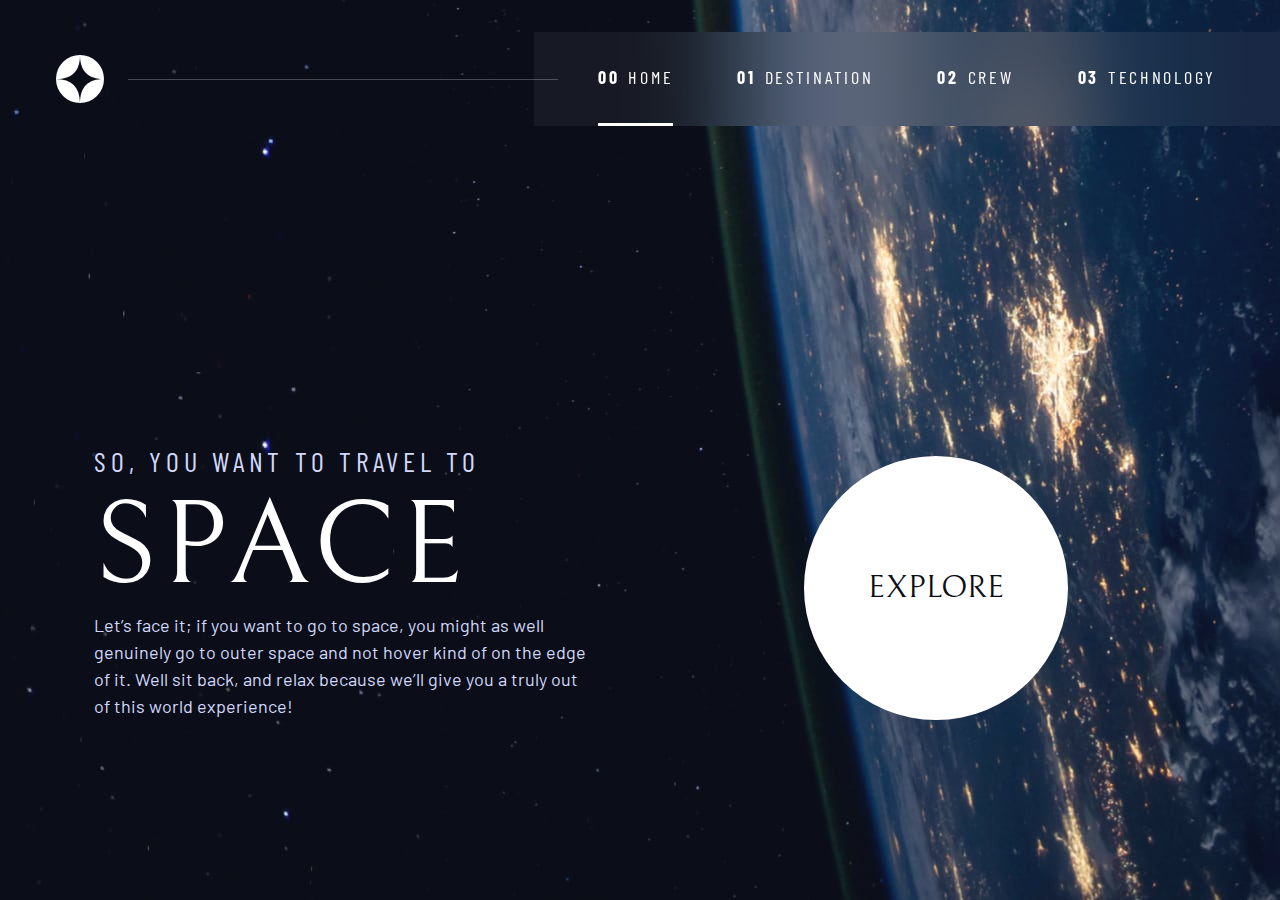
<file: index.html>
<!DOCTYPE html>
<html lang="en">
<head>
  <meta charset="UTF-8">
  <meta name="viewport" content="width=device-width, initial-scale=1.0">

  <link rel="icon" type="image/png" sizes="32x32" href="./assets/favicon-32x32.png">

  <!-- Google fonts -->
  <link rel="preconnect" href="https://fonts.googleapis.com">
  <link rel="preconnect" href="https://fonts.gstatic.com" crossorigin>
  <link href="https://fonts.googleapis.com/css2?family=Barlow+Condensed:wght@400;700&family=Bellefair&family=Barlow:wght@400;700&display=swap"
      rel="stylesheet">
      
  <!-- Our custom CSS -->
  <link rel="stylesheet" href="./css/index.css">
  <title>Frontend Mentor | Space tourism website</title>

</head>

<body class="home">
<a class="skip-to-content" href="#main">Skip to content</a>
<header class="primary-header flex">
    <div>
        <img class="logo" src="./assets/shared/logo.svg" alt="space tourism logo">  
    </div>
    <button class="mobile-nav-toggle" aria-controls="primary-navigation"><span class="sr-only" aria-expanded="false">Menu</span></button>
    <nav>
        <ul id="primary-navigation" data-visible="false" class="primary-navigation underline-indicators flex">
            <li class="active"><a class="ff-sans-cond uppercase text-white letter-spacing-2" href="index.html"><span aria-hidden="true">00</span>Home</a>
            <li><a class="ff-sans-cond uppercase text-white letter-spacing-2" href="destination.html"><span aria-hidden="true">01</span>Destination</a>
            <li><a class="ff-sans-cond uppercase text-white letter-spacing-2" href="crew.html"><span aria-hidden="true">02</span>Crew</a>
            <li><a class="ff-sans-cond uppercase text-white letter-spacing-2" href="technology.html"><span aria-hidden="true">03</span>Technology</a>
        </ul>
    </nav>
  </header>


  <main id="main" class="grid-container grid-container--home flow"> 
    <div>
    <h1 class="uppercase text-light ff-sans-cond fs-500 letter-spacing-1"> So, you want to travel to
        <span class="d-block fs-900 ff-serif text-white"> Space </span></h1> 
    <p> Let’s face it; if you want to go to space, you might as well genuinely go to 
        outer space and not hover kind of on the edge of it. Well sit back, and relax 
        because we’ll give you a truly out of this world experience! </p>
    </div>
    <div>
        <a href="destination.html" class="large-button bg-white text-dark ff-serif uppercase">Explore</a>
    </div>
</main>
 
  <script src="navigation.js" charset="utf-8"></script>
</body>
</html>
</file>
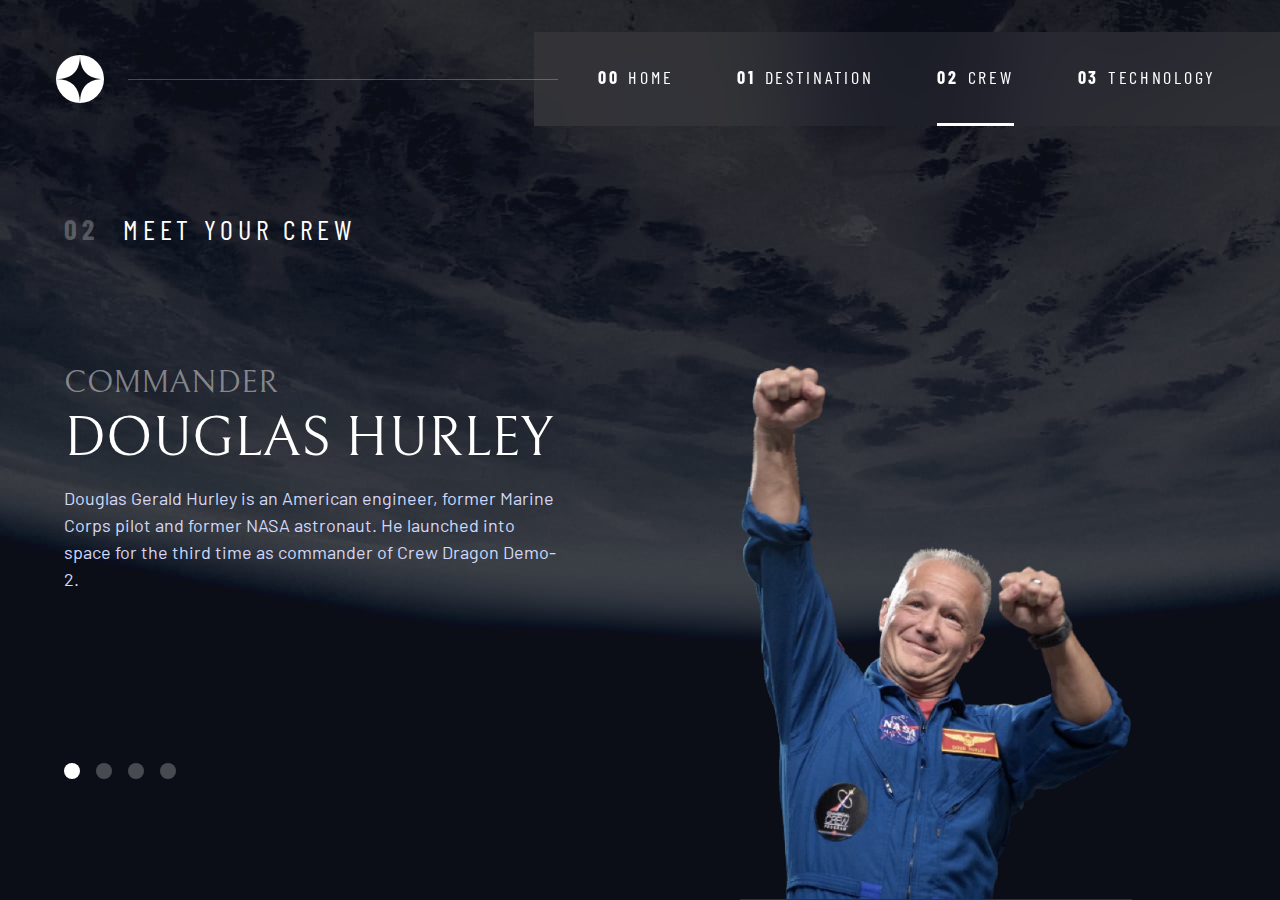
<file: crew.html>
<!DOCTYPE html>
<html lang="en">

<head>
  <meta charset="UTF-8">
  <meta name="viewport" content="width=device-width, initial-scale=1.0">

  <link rel="icon" type="image/png" sizes="32x32" href="./assets/favicon-32x32.png">

  <!-- Google fonts -->
  <link rel="preconnect" href="https://fonts.googleapis.com">
  <link rel="preconnect" href="https://fonts.gstatic.com" crossorigin>
  <link
    href="https://fonts.googleapis.com/css2?family=Barlow+Condensed:wght@400;700&family=Bellefair&family=Barlow:wght@400;700&display=swap"
    rel="stylesheet">

  <!-- Our custom CSS -->
  <link rel="stylesheet" href="./css/index.css">
  <title>Frontend Mentor | Space tourism website</title>

</head>

<body class="crew">
  <a class="skip-to-content" href="#main">Skip to content</a>
  <header class="primary-header flex">
    <div>
        <img class="logo" src="./assets/shared/logo.svg" alt="space tourism logo">  
    </div>
    <button class="mobile-nav-toggle" aria-controls="primary-navigation"><span class="sr-only" aria-expanded="false">Menu</span></button>
    <nav>
        <ul id="primary-navigation" data-visible="false" class="primary-navigation underline-indicators flex">
            <li><a class="ff-sans-cond uppercase text-white letter-spacing-2" href="index.html"><span aria-hidden="true">00</span>Home</a>
            <li><a class="ff-sans-cond uppercase text-white letter-spacing-2" href="destination.html"><span aria-hidden="true">01</span>Destination</a>
            <li class="active"><a class="ff-sans-cond uppercase text-white letter-spacing-2" href="crew.html"><span aria-hidden="true">02</span>Crew</a>
            <li><a class="ff-sans-cond uppercase text-white letter-spacing-2" href="technology.html"><span aria-hidden="true">03</span>Technology</a>
        </ul>
    </nav>
  </header>

  <main id="main" class="grid-container grid-container--crew flow">
    <h1 class="numbered-title"><span aria-hidden="true">02</span> Meet your crew </h1>

    <picture id="commander-image">
      <source srcset="./assets/crew/image-douglas-hurley.webp" type="image/webp">
      <img src="./assets/crew/image-douglas-hurley.png" alt="commander douglas hurley">
    </picture>
    <picture hidden id="engineer-image">
      <source srcset="./assets/crew/image-anousheh-ansari.webp" type="image/webp">
      <img src="./assets/crew/image-anousheh-ansari.png" alt="The crew engineer">
    </picture>
    <picture hidden id="pilot-image">
      <source srcset="./assets/crew/image-victor-glover.webp" type="image/webp">
      <img src="./assets/crew/image-victor-glover.png" alt="The pilot">
    </picture>
    <picture hidden id="specialist-image" style="max-width: 60%">
      <source srcset="./assets/crew/image-mark-shuttleworth.webp" type="image/webp">
      <img src="./assets/crew/image-mark-shuttleworth.png" alt="The mission specialist">
    </picture>
    

    <div class="dot-indicators flex" role="tablist" aria-label="crew list">
      <button aria-selected="true" role="tab" aria-controls="commander-tab" tabindex="0" data-image="commander-image"><span class="sr-only">The commander</span></button>
      <button aria-selected="false" role="tab" aria-controls="engineer-tab" tabindex="-1" data-image="engineer-image"><span class="sr-only">The crew engineer</span></button>
      <button aria-selected="false" role="tab" aria-controls="pilot-tab" tabindex="-1" data-image="pilot-image"><span class="sr-only">The pilot</span></button>
      <button aria-selected="false" role="tab" aria-controls="specialist-tab" tabindex="-1" data-image="specialist-image"><span class="sr-only">The mission specialist</span></button>
    </div>

     <!-- The commander -->
    <article class="crew-info" id="commander-tab" tabindex="0" role="tabpanel">
      <h2 class="ff-serif fs-600 uppercase">Commander</h2>
      <h1 class="d-block ff-serif fs-700 uppercase">Douglas Hurley</h1>

      <p>
        Douglas Gerald Hurley is an American engineer, former Marine Corps pilot
        and former NASA astronaut. He launched into space for the third time as
        commander of Crew Dragon Demo-2.
      </p>
    </article>

    <!-- The engineer -->
    <article hidden class="crew-info" id="engineer-tab" tabindex="0" role="tabpanel">
      <h2 class="ff-serif fs-600 uppercase">Flight Engineer</h2>
      <h1 class="d-block ff-serif fs-700 uppercase">Anousheh Ansari</h1>

      <p>
        Anousheh Ansari is an Iranian American engineer and co-founder of Prodea Systems. 
        Ansari was the fourth self-funded space tourist, the first self-funded woman to 
        fly to the ISS, and the first Iranian in space. 
      </p>
    </article>

    <!-- The pilot -->
    <article hidden class="crew-info" id="pilot-tab" tabindex="0" role="tabpanel">
      <h2 class="ff-serif fs-600 uppercase">Pilot</h2>
      <h1 class="d-block ff-serif fs-700 uppercase">Victor Glover</h1>

      <p>
        Pilot on the first operational flight of the SpaceX Crew Dragon to the 
        International Space Station. Glover is a commander in the U.S. Navy where 
         he pilots an F/A-18.He was a crew member of Expedition 64, and served as a 
        station systems flight engineer.
      </p>
    </article>

    <!-- The mission specialist -->
    <article hidden class="crew-info" id="specialist-tab" tabindex="0" role="tabpanel">
      <h2 class="ff-serif fs-600 uppercase">Mission specialist</h2>
      <h1 class="d-block ff-serif fs-700 uppercase">Mark Shuttleworth</h1>

      <p>
        Mark Richard Shuttleworth is the founder and CEO of Canonical, the company behind 
        the Linux-based Ubuntu operating system. Shuttleworth became the first South 
        African to travel to space as a space tourist.
      </p>
    </article>


  </main>
  <script src="tabs.js" charset="utf-8"></script>
  <script src="navigation.js" charset="utf-8"></script>
</body>

</html>
</file>
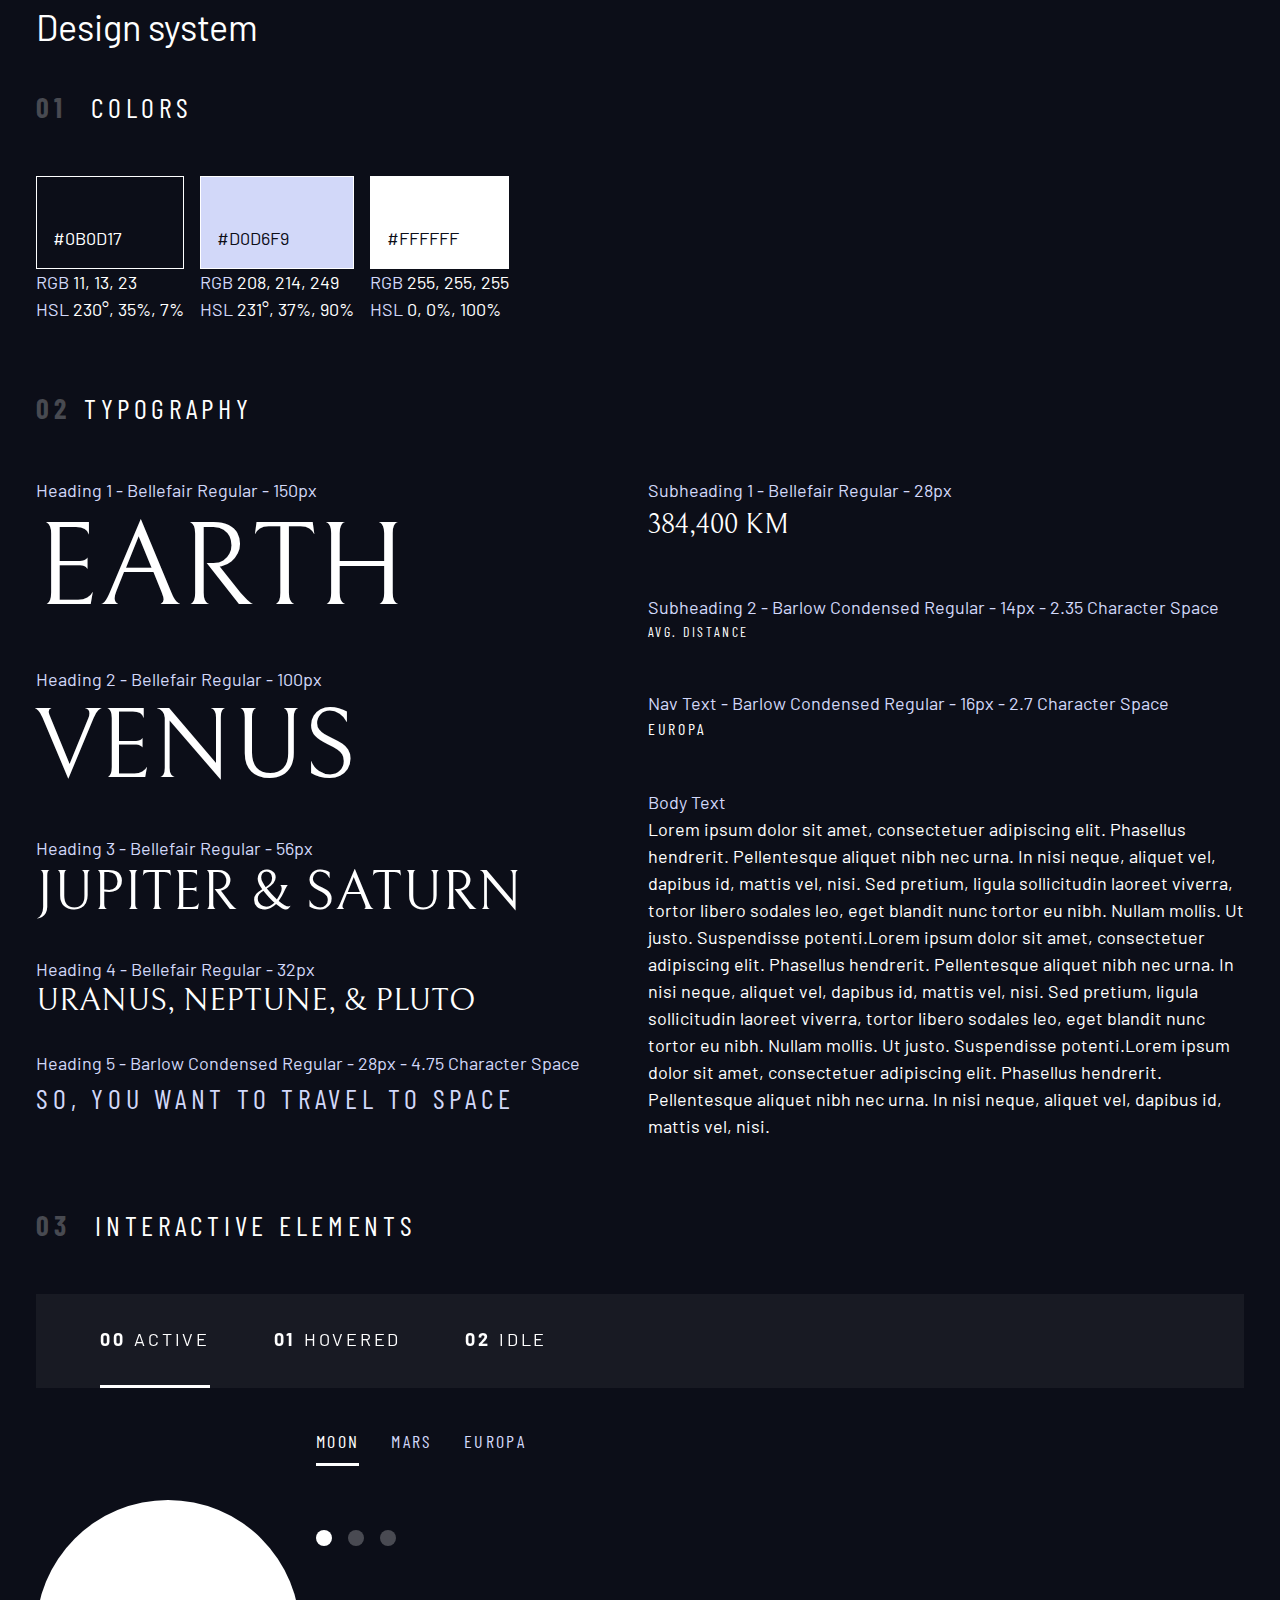
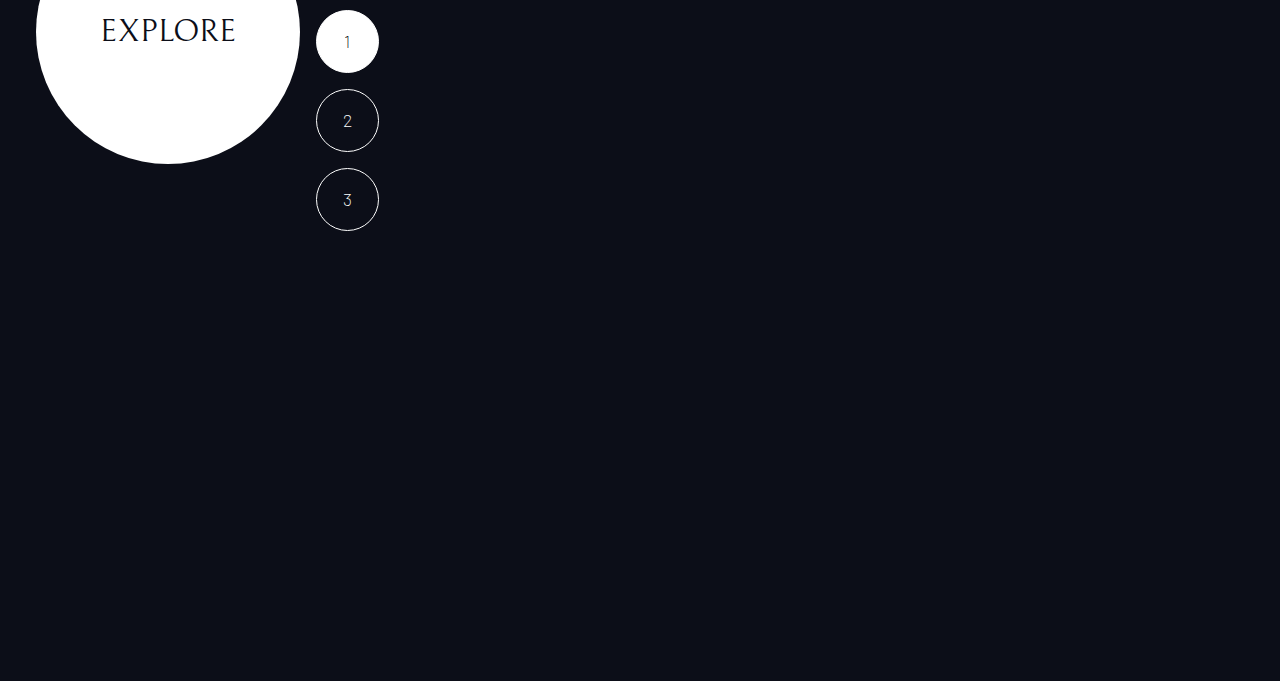
<file: design-system.html>
<html>
    <head>

         <!-- Google fonts -->
         <link rel="preconnect" href="https://fonts.googleapis.com">
         <link rel="preconnect" href="https://fonts.gstatic.com" crossorigin>
         <link href="https://fonts.googleapis.com/css2?family=Barlow+Condensed:wght@400;700&family=Bellefair&family=Barlow:wght@400;700&display=swap"
             rel="stylesheet">
             
        <link rel="stylesheet" href="./css/index.css">
        <title>Design system</title>
        <style>
            
        </style>
    </head>
    <body>
        
        <div class="container">
            <h1>Design system</h1>
            
            <section id="colors">
                <h2 class="numbered-title"><span>01</span> colors</h2>
            <div class="flex">
                <div class="item">
                    <div class="bg-dark text-white" style="padding: 3rem 1rem 1rem; border: 1px solid white">
                        #0B0D17
                    </div>
                    <p><span class="text-light">RGB</span> 11, 13, 23</p>
                    <p><span class="text-light">HSL</span> 230°, 35%, 7%</p>
                </div>
                <div class="item">
                    <div class="bg-light text-dark" style="padding: 3rem 1rem 1rem; border: 1px solid white">
                        #D0D6F9
                    </div>
                    <p><span class="text-light">RGB</span> 208, 214, 249</p>
                    <p><span class="text-light">HSL</span> 231°, 37%, 90%</p>
                </div>
                <div class="item">
                    <div class="bg-white text-dark" style="padding: 3rem 1rem 1rem; border: 1px solid white">
                        #FFFFFF
                    </div>
                    <p><span class="text-light">RGB</span> 255, 255, 255</p>
                    <p><span class="text-light">HSL</span> 0, 0%, 100%</p>
                </div>
            </div>
            </section>

            <section id="typography"  style="margin: 4rem 0">
                <h2 class="numbered-title"><span>02</span>Typography</h2>
                <div class="flex">
                    <div class="flow" style="flex-basis: 100%; --flow-space: 2rem;">
                        <div> 
                            <p class="text-light">Heading 1 - Bellefair Regular - 150px</p>
                            <p class="fs-900 ff-serif uppercase">Earth</p>
                        </div>
                        <div> 
                            <p class="text-light">Heading 2 - Bellefair Regular - 100px</p>
                            <p class="fs-800 ff-serif uppercase">Venus</p>
                        </div>
                        <div> 
                            <p class="text-light">Heading 3 - Bellefair Regular - 56px</p>
                            <p class="fs-700 ff-serif uppercase">Jupiter & Saturn</p>
                        </div>
                        <div> 
                            <p class="text-light">Heading 4 - Bellefair Regular - 32px</p>
                            <p class="fs-600 ff-serif uppercase">Uranus, Neptune, & Pluto</p>
                        </div>
                        <div> 
                            <p class="text-light">Heading 5 - Barlow Condensed Regular - 28px - 4.75 Character Space</p>
                            <p class="text-light fs-500 ff-sans-cond uppercase letter-spacing-1">So, you want to travel to space</p>
                        </div>
                    
                    </div>
                    
                    <div class="flow" style="flex-basis: 100%; --flow-space: 3rem;">
                        <div> 
                            <p class="text-light">Subheading 1 - Bellefair Regular - 28px</p>
                            <p class="fs-500 ff-serif uppercase">384,400 km</p>
                        </div>
                        <div> 
                            <p class="text-light">Subheading 2 - Barlow Condensed Regular - 14px - 2.35 Character Space</p>
                            <p class="fs-200 ff-sans-cond uppercase letter-spacing-3">Avg. Distance</p>
                        </div>
                        <div> 
                            <p class="text-light">Nav Text - Barlow Condensed Regular - 16px - 2.7 Character Space</p>
                            <p class="fs-300 ff-sans-cond uppercase letter-spacing-2">Europa</p>
                        </div>
                        <div> 
                            <p class="text-light">Body Text</p>
                            <p>Lorem ipsum dolor sit amet, consectetuer adipiscing elit. Phasellus hendrerit. Pellentesque aliquet nibh nec urna. In nisi neque, aliquet vel, dapibus id, mattis vel, nisi. Sed pretium, ligula sollicitudin laoreet viverra, tortor libero sodales leo, eget blandit nunc tortor eu nibh. Nullam mollis. Ut justo. Suspendisse potenti.Lorem ipsum dolor sit amet, consectetuer adipiscing elit. Phasellus hendrerit. Pellentesque aliquet nibh nec urna. In nisi neque, aliquet vel, dapibus id, mattis vel, nisi. Sed pretium, ligula sollicitudin laoreet viverra, tortor libero sodales leo, eget blandit nunc tortor eu nibh. Nullam mollis. Ut justo. Suspendisse potenti.Lorem ipsum dolor sit amet, consectetuer adipiscing elit. Phasellus hendrerit. Pellentesque aliquet nibh nec urna. In nisi neque, aliquet vel, dapibus id, mattis vel, nisi. </p>
                        </div>
                    </div>
                </div>
            </section>

            <section class="flow" id="interactive-elements">
                <h2 class="numbered-title"><span>03</span> Interactive elements</h2>
                
                <!-- navigation -->
                <div>
                    <nav>
                        <ul class="primary-navigation flex underline-indicators">
                            <li class="active"><a class="uppercase text-white letter-spacing-2" 
                                href="#"><span>00</span>Active</a>
                            <li><a class="uppercase text-white letter-spacing-2" 
                                href="#"><span>01</span>Hovered</a>
                            <li><a class="uppercase text-white letter-spacing-2" 
                                href="#"><span>02</span>Idle</a>
                        </ul>
                    </nav>
                </div>
                
                <div class="flex">
                    <div style="margin-top: 5rem">

                        <!-- explore button -->
                        <a href="#" class="large-button bg-white text-dark fs-600 ff-serif uppercase">Explore</a>
                    </div>
                    
                    <div class="flow" style="margin-bottom: 50vh; --flow-space: 4rem">

                        <!-- Tabs -->
                        <div class="tab-list flex underline-indicators">
                            <button aria-selected="true" class="ff-sans-cond uppercase letter-spacing-3 text-light">Moon</button>
                            <button aria-selected="false" class="ff-sans-cond uppercase letter-spacing-3 text-light">Mars</button>
                            <button aria-selected="false" class="ff-sans-cond uppercase letter-spacing-3 text-light">Europa</button>
                        </div>
                        
                        <!-- Dots -->
                        <div class="dot-indicators flex">
                            <button aria-selected="true"><span class="sr-only">Slide title</span></button>
                            <button aria-selected="false"><span class="sr-only">Slide title</span></button>
                            <button aria-selected="false"><span class="sr-only">Slide title</span></button>
                        </div>
                        
                        <!-- Numbers -->
                        <div class="number-indicators flex" style="flex-direction: column">
                            <button class="bg-dark text-white fs-400" aria-selected="true"><span>1</span></button>
                            <button class="bg-dark text-white fs-400" aria-selected="false"><span>2</span></button>
                            <button class="bg-dark text-white fs-400" aria-selected="false"><span>3</span></button>
                        </div>
                        
                    </div>
                </div>
                
            </section>
        </div>
        
        <!-- <script src="index.pack.js"></script> -->
    </body>
</html>
</file>
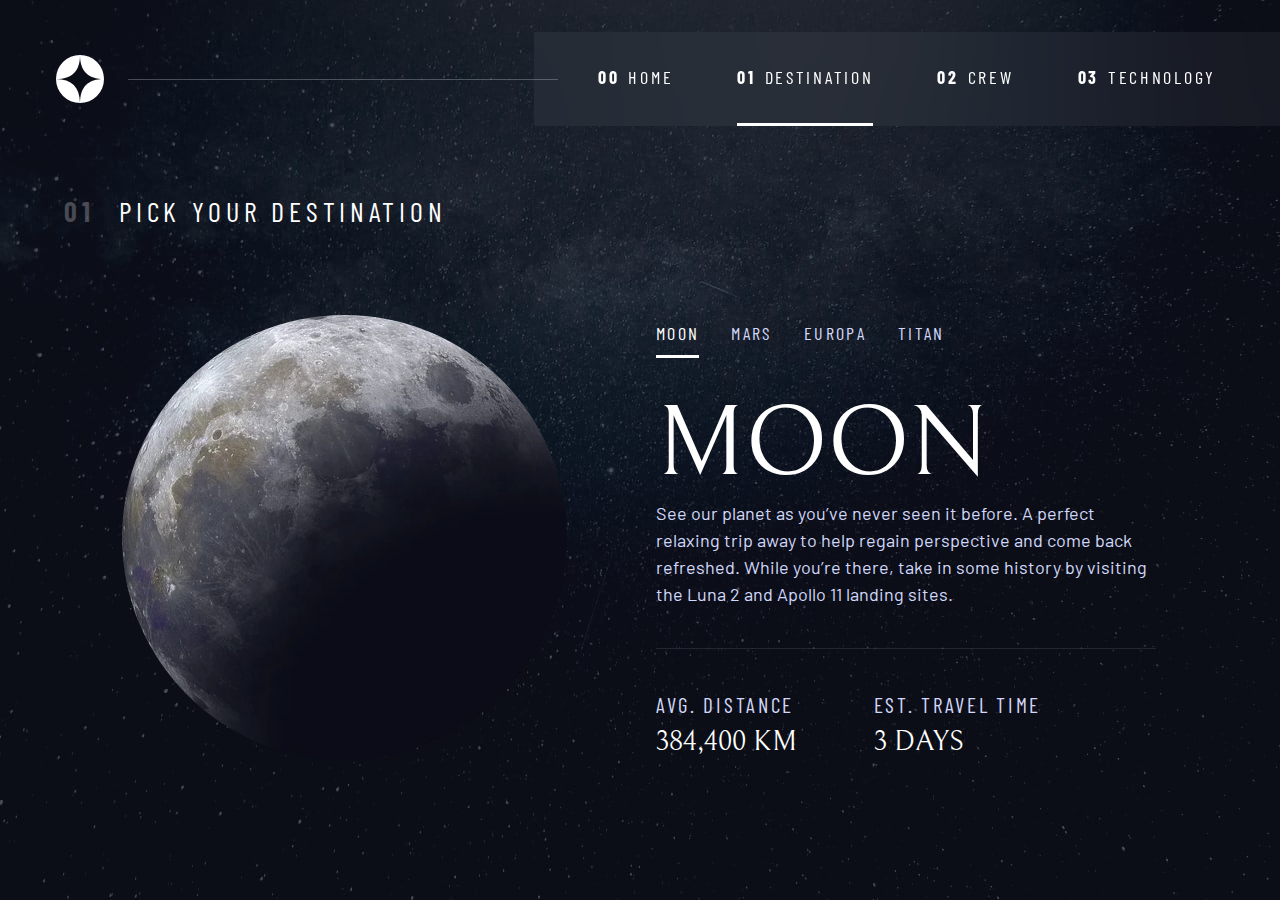
<file: destination.html>
<!DOCTYPE html>
<html lang="en">

<head>
  <meta charset="UTF-8">
  <meta name="viewport" content="width=device-width, initial-scale=1.0">

  <link rel="icon" type="image/png" sizes="32x32" href="./assets/favicon-32x32.png">

  <!-- Google fonts -->
  <link rel="preconnect" href="https://fonts.googleapis.com">
  <link rel="preconnect" href="https://fonts.gstatic.com" crossorigin>
  <link
    href="https://fonts.googleapis.com/css2?family=Barlow+Condensed:wght@400;700&family=Bellefair&family=Barlow:wght@400;700&display=swap"
    rel="stylesheet">

  <!-- Our custom CSS -->
  <link rel="stylesheet" href="./css/index.css">
  <title>Frontend Mentor | Space tourism website</title>

</head>

<body class="destination">
  <a class="skip-to-content" href="#main">Skip to content</a>
  <header class="primary-header flex">
    <div>
      <img class="logo" src="./assets/shared/logo.svg" alt="space tourism logo">
    </div>
    <button class="mobile-nav-toggle" aria-controls="primary-navigation"><span class="sr-only"
        aria-expanded="false">Menu</span></button>
    <nav>
      <ul id="primary-navigation" data-visible="false" class="primary-navigation underline-indicators flex">
        <li><a class="ff-sans-cond uppercase text-white letter-spacing-2" href="index.html"><span
              aria-hidden="true">00</span>Home</a>
        <li class="active"><a class="ff-sans-cond uppercase text-white letter-spacing-2" href="destination.html"><span
              aria-hidden="true">01</span>Destination</a>
        <li><a class="ff-sans-cond uppercase text-white letter-spacing-2" href="crew.html"><span
              aria-hidden="true">02</span>Crew</a>
        <li><a class="ff-sans-cond uppercase text-white letter-spacing-2" href="technology.html"><span
              aria-hidden="true">03</span>Technology</a>
      </ul>
    </nav>
  </header>

  <main id="main" class="grid-container grid-container--destination flow">
    <h1 class="numbered-title"><span aria-hidden="true">01</span> Pick your destination</h1>

    <picture id="moon-image">
      <source srcset="./assets/destination/image-moon.webp" type="image/webp">
      <img src="./assets/destination/image-moon.png" alt="the moon">
    </picture>
    <picture hidden id="mars-image">
      <source srcset="./assets/destination/image-mars.webp" type="image/webp">
      <img src="./assets/destination/image-mars.png" alt="the planet mars">
    </picture>
    <picture hidden id="europa-image">
      <source srcset="./assets/destination/image-europa.webp" type="image/webp">
      <img src="./assets/destination/image-europa.png" alt="the moon Europa">
    </picture>
    <picture hidden id="titan-image">
      <source srcset="./assets/destination/image-titan.webp" type="image/webp">
      <img src="./assets/destination/image-titan.png" alt="the moon Titan">
    </picture>


    <div class="tab-list flex underline-indicators" role="tablist" aria-label="destination list">
      <button aria-selected="true" role="tab" aria-controls="moon-tab" class="ff-sans-cond uppercase letter-spacing-3 text-light" tabindex="0" data-image="moon-image">Moon</button>
      <button aria-selected="false" role="tab" aria-controls="mars-tab" class="ff-sans-cond uppercase letter-spacing-3 text-light" tabindex="-1" data-image="mars-image">Mars</button>
      <button aria-selected="false" role="tab" aria-controls="europa-tab" class="ff-sans-cond uppercase letter-spacing-3 text-light" tabindex="-1" data-image="europa-image">Europa</button>
      <button aria-selected="false" role="tab" aria-controls="titan-tab" class="ff-sans-cond uppercase letter-spacing-3 text-light" tabindex="-1" data-image="titan-image">Titan</button>
    </div>

    <!-- The moon -->
    <article class="destination-info" id="moon-tab" tabindex="0" role="tabpanel">
      <h1 class="d-block uppercase fs-800 ff-serif text-white">Moon</h1>

        <p>See our planet as you’ve never seen it before. A perfect relaxing trip away to help
          regain perspective and come back refreshed. While you’re there, take in some history
          by visiting the Luna 2 and Apollo 11 landing sites.</p>

      <div class="destination-meta flex">
        <div>
          <h3 class="ff-sans-cond uppercase letter-spacing-2 text-light">Avg. distance</h3>
           <p class="uppercase ff-serif text-white">384,400 km</p>
         </div>
         <div>
          <h3 class="ff-sans-cond uppercase letter-spacing-2 text-light">Est. travel time</h3>
          <p class="uppercase ff-serif text-white">3 days</p>
        </div>

      </div>
    </article>

    <!-- Mars -->
    <article hidden class="destination-info" id="mars-tab" tabindex="0" role="tabpanel">
      <h1 class="d-block uppercase fs-800 ff-serif text-white">Mars</h1>

        <p>Don’t forget to pack your hiking boots. You’ll need them to tackle Olympus Mons, 
          the tallest planetary mountain in our solar system. It’s two and a half times 
          the size of Everest!</p>

      <div class="destination-meta flex">
        <div>
          <h3 class="ff-sans-cond uppercase letter-spacing-2 text-light">Avg. distance</h3>
           <p class="uppercase ff-serif text-white">225 mil. km</p>
         </div>
         <div>
          <h3 class="ff-sans-cond uppercase letter-spacing-2 text-light">Est. travel time</h3>
          <p class="uppercase ff-serif text-white">9 months</p>
        </div>

      </div>
    </article>

    <!-- Europa -->
    <article hidden class="destination-info" id="europa-tab" tabindex="0" role="tabpanel">
      <h1 class="d-block uppercase fs-800 ff-serif text-white">Europa</h1>

        <p>The smallest of the four Galilean moons orbiting Jupiter, Europa is a 
          winter lover’s dream. With an icy surface, it’s perfect for a bit of 
          ice skating, curling, hockey, or simple relaxation in your snug 
          wintery cabin.</p>

      <div class="destination-meta flex">
        <div>
          <h3 class="ff-sans-cond uppercase letter-spacing-2 text-light">Avg. distance</h3>
           <p class="uppercase ff-serif text-white"> 628 mil. km</p>
         </div>
         <div>
          <h3 class="ff-sans-cond uppercase letter-spacing-2 text-light">Est. travel time</h3>
          <p class="uppercase ff-serif text-white">3 years</p>
        </div>

      </div>
    </article>

    <!-- Titan -->
    <article hidden class="destination-info" id="titan-tab" tabindex="0" role="tabpanel">
      <h1 class="d-block uppercase fs-800 ff-serif text-white">Titan</h1>

        <p>The only moon known to have a dense atmosphere other than Earth, Titan 
          is a home away from home (just a few hundred degrees colder!). As a 
          bonus, you get striking views of the Rings of Saturn.</p>

      <div class="destination-meta flex">
        <div>
          <h3 class="ff-sans-cond uppercase letter-spacing-2 text-light">Avg. distance</h3>
           <p class="uppercase ff-serif text-white">1.6 bil. km</p>
         </div>
         <div>
          <h3 class="ff-sans-cond uppercase letter-spacing-2 text-light">Est. travel time</h3>
          <p class="uppercase ff-serif text-white">7 years</p>
        </div>

      </div>
    </article>

  </main>

  <script src="tabs.js" charset="utf-8"></script>
  <script src="navigation.js" charset="utf-8"></script>

</body>

</html>
</file>
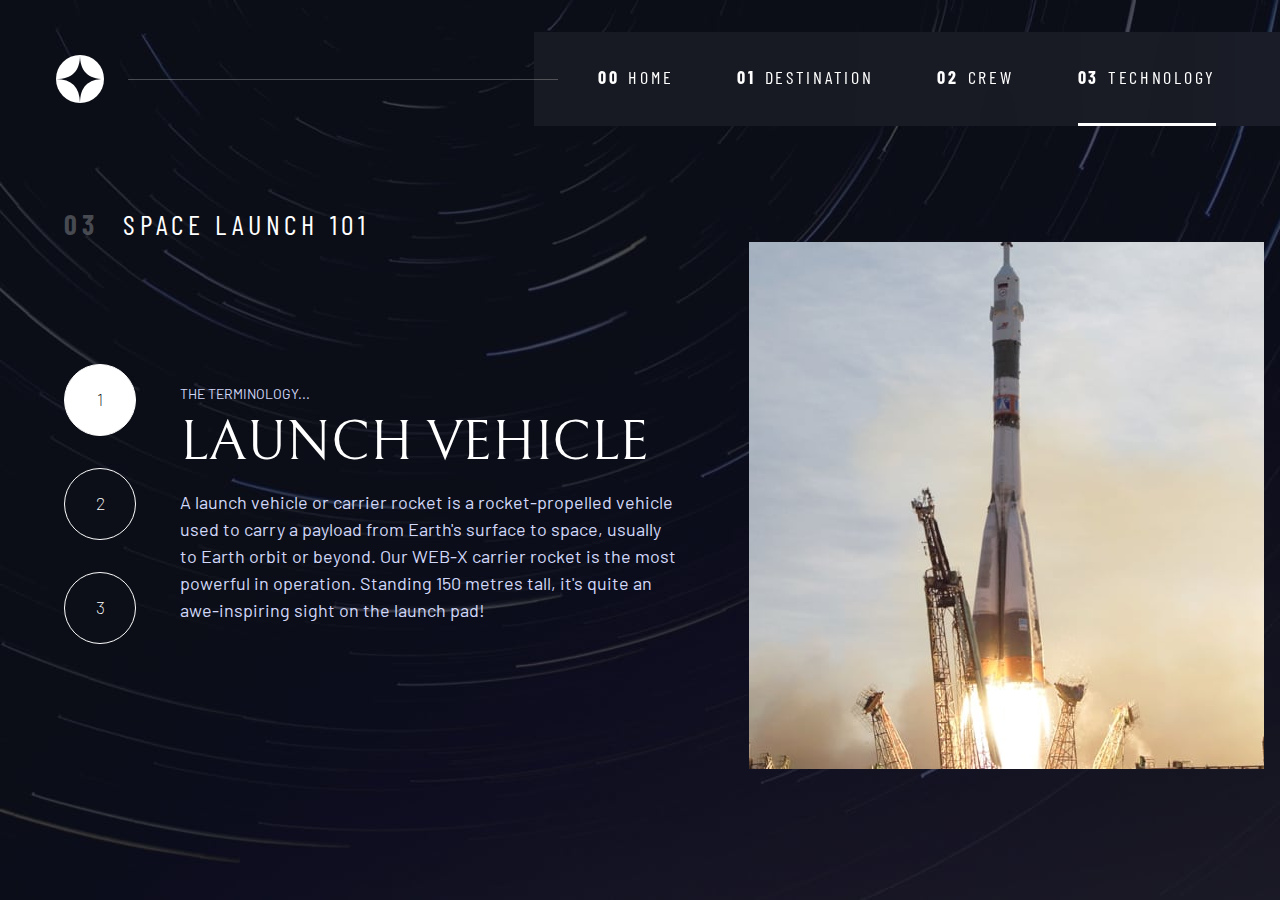
<file: technology.html>
<!DOCTYPE html>
<html lang="en">

<head>
  <meta charset="UTF-8">
  <meta name="viewport" content="width=device-width, initial-scale=1.0">

  <link rel="icon" type="image/png" sizes="32x32" href="./assets/favicon-32x32.png">

  <!-- Google fonts -->
  <link rel="preconnect" href="https://fonts.googleapis.com">
  <link rel="preconnect" href="https://fonts.gstatic.com" crossorigin>
  <link
    href="https://fonts.googleapis.com/css2?family=Barlow+Condensed:wght@400;700&family=Bellefair&family=Barlow:wght@400;700&display=swap"
    rel="stylesheet">

  <!-- Our custom CSS -->
  <link rel="stylesheet" href="./css/index.css">
  <title>Frontend Mentor | Space tourism website</title>

</head>

<body class="technology">
  <a class="skip-to-content" href="#main">Skip to content</a>
  <header class="primary-header flex">
    <div>
      <img class="logo" src="./assets/shared/logo.svg" alt="space tourism logo">
    </div>
    <button class="mobile-nav-toggle" aria-controls="primary-navigation"><span class="sr-only"
        aria-expanded="false">Menu</span></button>
    <nav>
      <ul id="primary-navigation" data-visible="false" class="primary-navigation underline-indicators flex">
        <li><a class="ff-sans-cond uppercase text-white letter-spacing-2" href="index.html"><span
              aria-hidden="true">00</span>Home</a>
        <li><a class="ff-sans-cond uppercase text-white letter-spacing-2" href="destination.html"><span
              aria-hidden="true">01</span>Destination</a>
        <li><a class="ff-sans-cond uppercase text-white letter-spacing-2" href="crew.html"><span
              aria-hidden="true">02</span>Crew</a>
        <li class="active"><a class="ff-sans-cond uppercase text-white letter-spacing-2" href="technology.html"><span
              aria-hidden="true">03</span>Technology</a>
      </ul>
    </nav>
  </header>

  <main id="main" class="grid-container grid-container--technology flow">
    <h1 class="numbered-title"><span aria-hidden="true">03</span> Space launch 101</h1>

    <picture id="vehicle-image">
      <source media="(min-width: 45em)" srcset="./assets/technology/image-launch-vehicle-portrait.jpg">
      <img src="./assets/technology/image-launch-vehicle-landscape.jpg" alt="vehicle">
    </picture>
    <picture hidden id="capsule-image">
      <source media="(min-width: 45em)" srcset="./assets/technology/image-space-capsule-portrait.jpg">
      <img src="./assets/technology/image-space-capsule-landscape.jpg" alt="capsule">
    </picture>
    <picture hidden id="spaceport-image">
      <source media="(min-width: 45em)" srcset="./assets/technology/image-spaceport-portrait.jpg">
      <img src="./assets/technology/image-spaceport-landscape.jpg" alt="spaceport">
    </picture>


    <div class="number-indicators flex" role="tablist" aria-label="technology list">
      <button role="tab" aria-controls="vehicle-tab" tabindex="0" data-image="vehicle-image"
        class="bg-dark text-white fs-400" aria-selected="true"><span>1</span></button>
      <button role="tab" aria-controls="capsule-tab" tabindex="-1" data-image="capsule-image"
        class="bg-dark text-white fs-400" aria-selected="false"><span>2</span></button>
      <button role="tab" aria-controls="spaceport-tab" tabindex="-1" data-image="spaceport-image"
        class="bg-dark text-white fs-400" aria-selected="false"><span>3</span></button>
    </div>

    <!-- Launch vehicle -->

    <article class="tech-info" id="vehicle-tab" tabindex="0" role="tabpanel">
      <h2 class="ff-serif-cond fs-200 text-light uppercase">The terminology...</h2>
      <h1 class="d-block ff-serif fs-700 uppercase">Launch vehicle</h1>

      <p>
        A launch vehicle or carrier rocket is a rocket-propelled vehicle used to carry a
        payload from Earth's surface to space, usually to Earth orbit or beyond. Our
        WEB-X carrier rocket is the most powerful in operation. Standing 150 metres tall,
        it's quite an awe-inspiring sight on the launch pad!
      </p>
    </article>

    <!-- Capsule -->

    <article hidden class="tech-info" id="capsule-tab" tabindex="0" role="tabpanel">
      <h2 class="ff-serif-cond fs-200 text-light uppercase">The terminology...</h2>
      <h1 class="d-block ff-serif fs-700 uppercase">Space capsule</h1>

      <p>
        A space capsule is an often-crewed spacecraft that uses a blunt-body reentry 
  capsule to reenter the Earth's atmosphere without wings. Our capsule is where 
  you'll spend your time during the flight. It includes a space gym, cinema, 
  and plenty of other activities to keep you entertained.
      </p>
    </article>

    <!-- Spaceport -->

    <article hidden class="tech-info" id="spaceport-tab" tabindex="0" role="tabpanel">
      <h2 class="ff-serif-cond fs-200 text-light uppercase">The terminology...</h2>
      <h1 class="d-block ff-serif fs-700 uppercase">Spaceport</h1>

      <p>
        A spaceport or cosmodrome is a site for launching (or receiving) spacecraft, 
        by analogy to the seaport for ships or airport for aircraft. Based in the 
        famous Cape Canaveral, our spaceport is ideally situated to take advantage 
        of the Earth’s rotation for launch.
      </p>
    </article>

  </main>

  <script src="tabs.js" charset="utf-8"></script>
  <script src="navigation.js" charset="utf-8"></script>
</body>

</html>
</file>
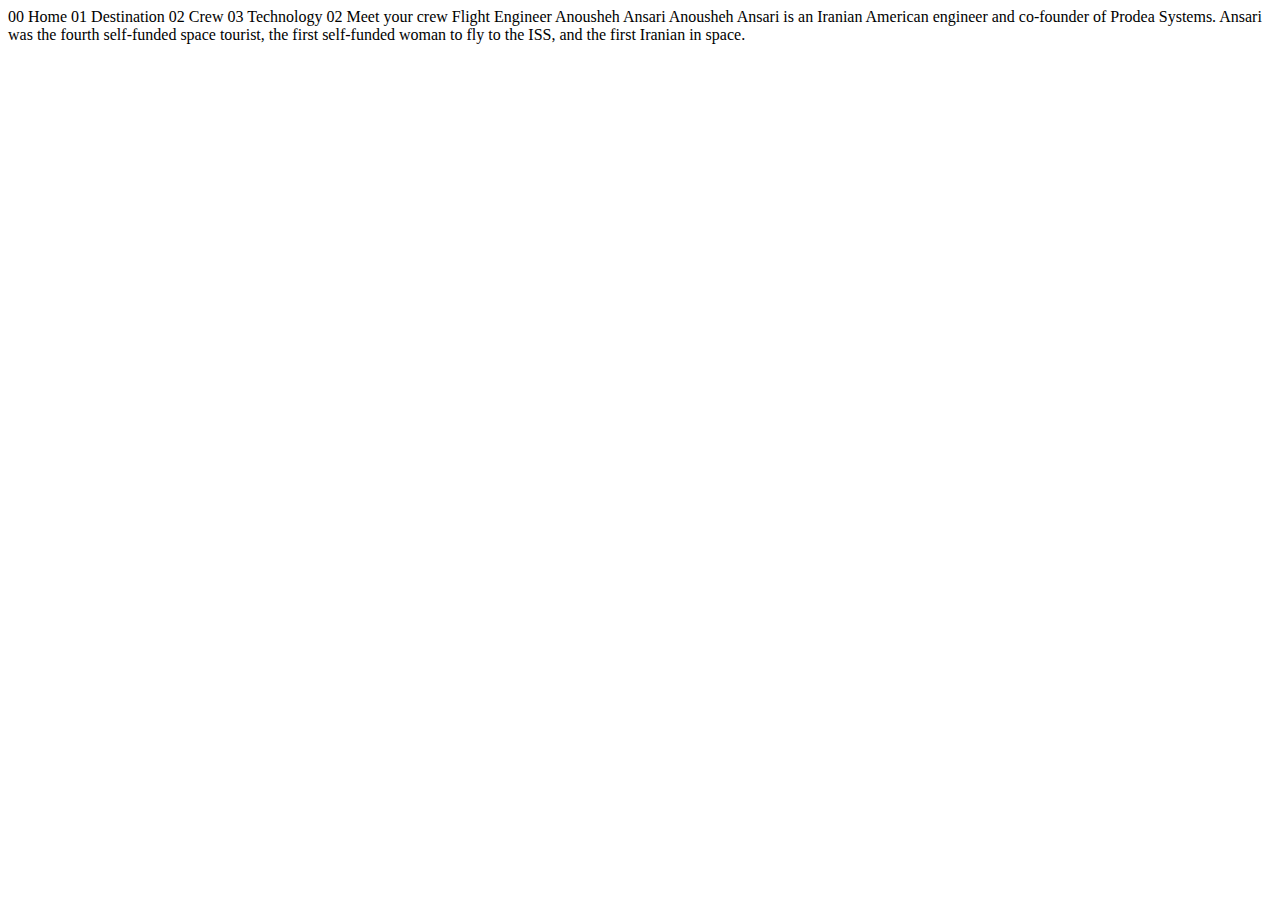
<file: components/crew/crew-engineer.html>
<!DOCTYPE html>
<html lang="en">
<head>
  <meta charset="UTF-8">
  <meta name="viewport" content="width=device-width, initial-scale=1.0">

  <link rel="icon" type="image/png" sizes="32x32" href="./assets/favicon-32x32.png">
  
  <title>Frontend Mentor | Space tourism website</title>
</head>
<body>

  00 Home
  01 Destination
  02 Crew
  03 Technology

  02 Meet your crew

  Flight Engineer
  Anousheh Ansari

  Anousheh Ansari is an Iranian American engineer and co-founder of Prodea Systems. 
  Ansari was the fourth self-funded space tourist, the first self-funded woman to 
  fly to the ISS, and the first Iranian in space. 
</body>
</html>
</file>
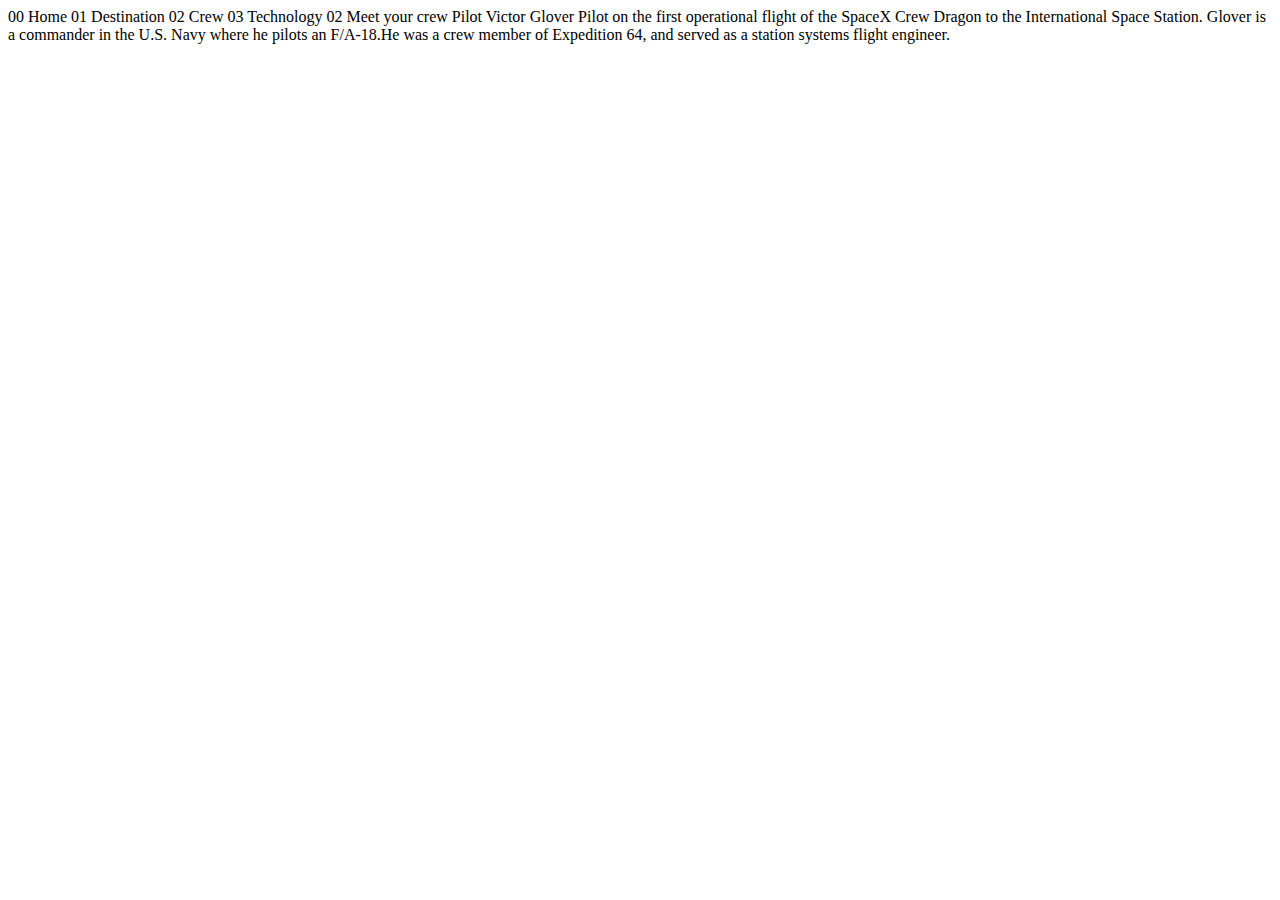
<file: components/crew/crew-pilot.html>
<!DOCTYPE html>
<html lang="en">
<head>
  <meta charset="UTF-8">
  <meta name="viewport" content="width=device-width, initial-scale=1.0">

  <link rel="icon" type="image/png" sizes="32x32" href="./assets/favicon-32x32.png">
  
  <title>Frontend Mentor | Space tourism website</title>
</head>
<body>

  00 Home
  01 Destination
  02 Crew
  03 Technology

  02 Meet your crew

  Pilot
  Victor Glover

  Pilot on the first operational flight of the SpaceX Crew Dragon to the 
  International Space Station. Glover is a commander in the U.S. Navy where 
  he pilots an F/A-18.He was a crew member of Expedition 64, and served as a 
  station systems flight engineer. 
</body>
</html>
</file>
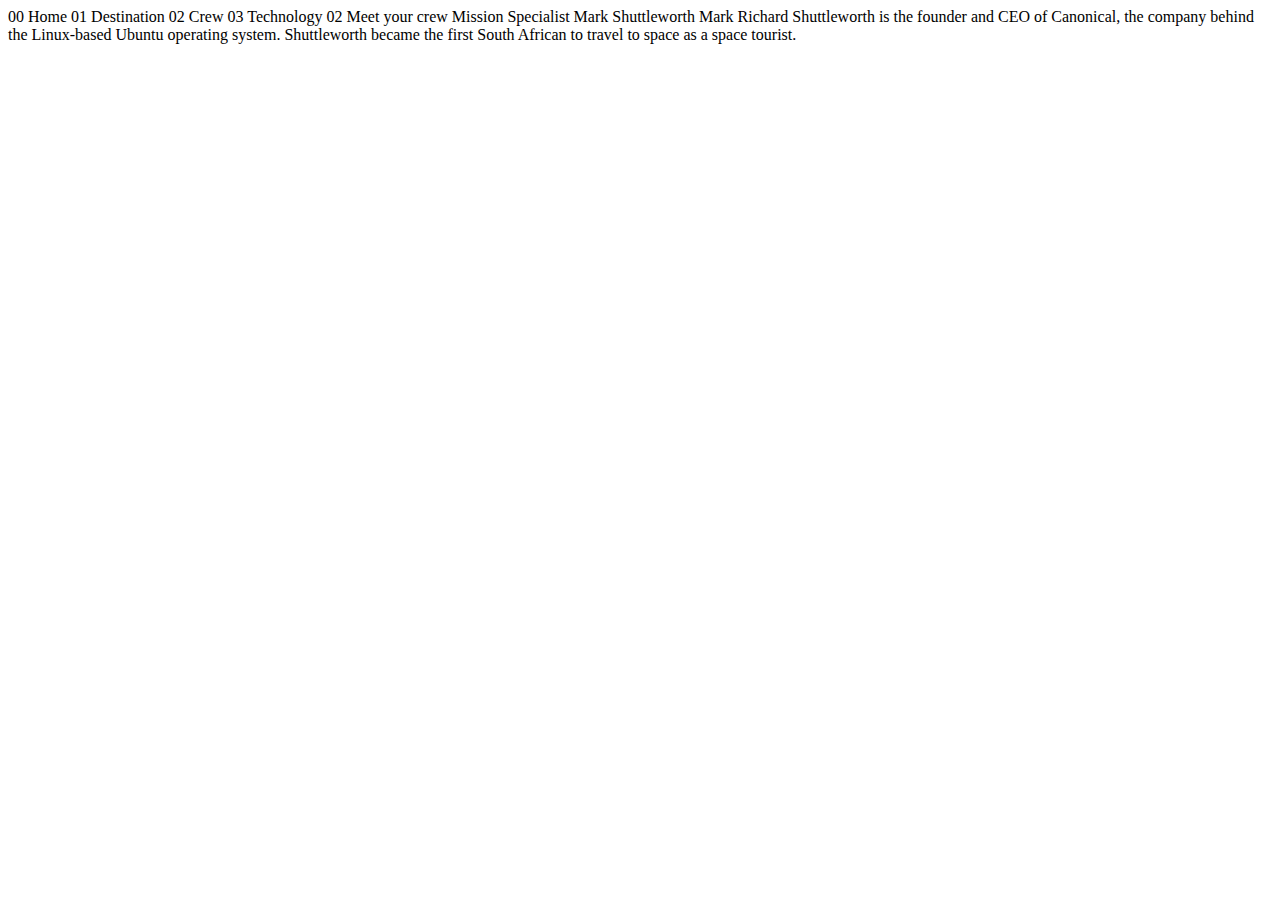
<file: components/crew/crew-specialist.html>
<!DOCTYPE html>
<html lang="en">
<head>
  <meta charset="UTF-8">
  <meta name="viewport" content="width=device-width, initial-scale=1.0">

  <link rel="icon" type="image/png" sizes="32x32" href="./assets/favicon-32x32.png">
  
  <title>Frontend Mentor | Space tourism website</title>
</head>
<body>

  00 Home
  01 Destination
  02 Crew
  03 Technology

  02 Meet your crew

  Mission Specialist
  Mark Shuttleworth

  Mark Richard Shuttleworth is the founder and CEO of Canonical, the company behind 
  the Linux-based Ubuntu operating system. Shuttleworth became the first South 
  African to travel to space as a space tourist.
</body>
</html>
</file>
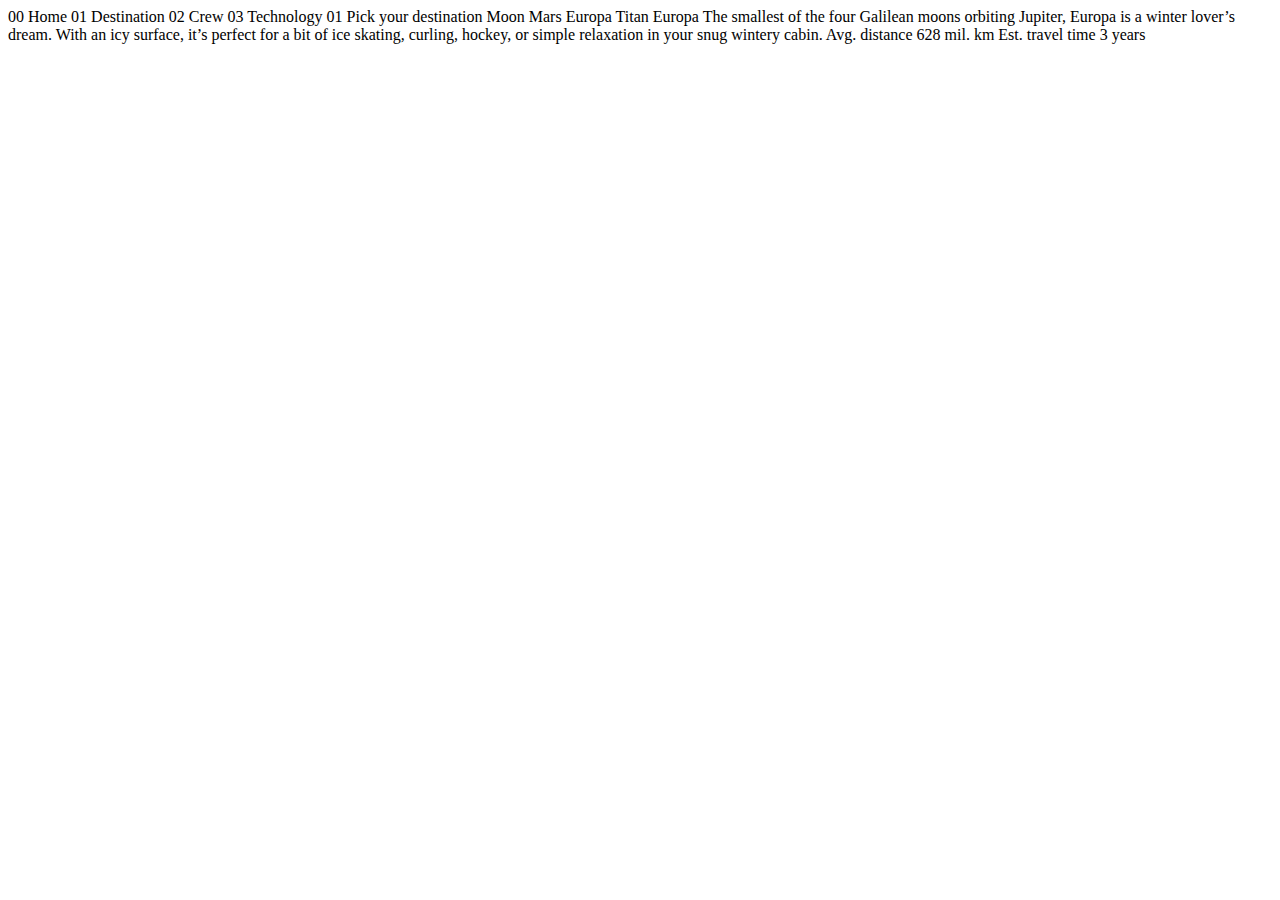
<file: components/destination/destination-europa.html>
<!DOCTYPE html>
<html lang="en">
<head>
  <meta charset="UTF-8">
  <meta name="viewport" content="width=device-width, initial-scale=1.0">

  <link rel="icon" type="image/png" sizes="32x32" href="./assets/favicon-32x32.png">
  
  <title>Frontend Mentor | Space tourism website</title>
</head>
<body>

  00 Home
  01 Destination
  02 Crew
  03 Technology

  01 Pick your destination

  Moon
  Mars
  Europa
  Titan

  Europa

  The smallest of the four Galilean moons orbiting Jupiter, Europa is a 
  winter lover’s dream. With an icy surface, it’s perfect for a bit of 
  ice skating, curling, hockey, or simple relaxation in your snug 
  wintery cabin.

  Avg. distance
  628 mil. km

  Est. travel time
  3 years
</body>
</html>
</file>
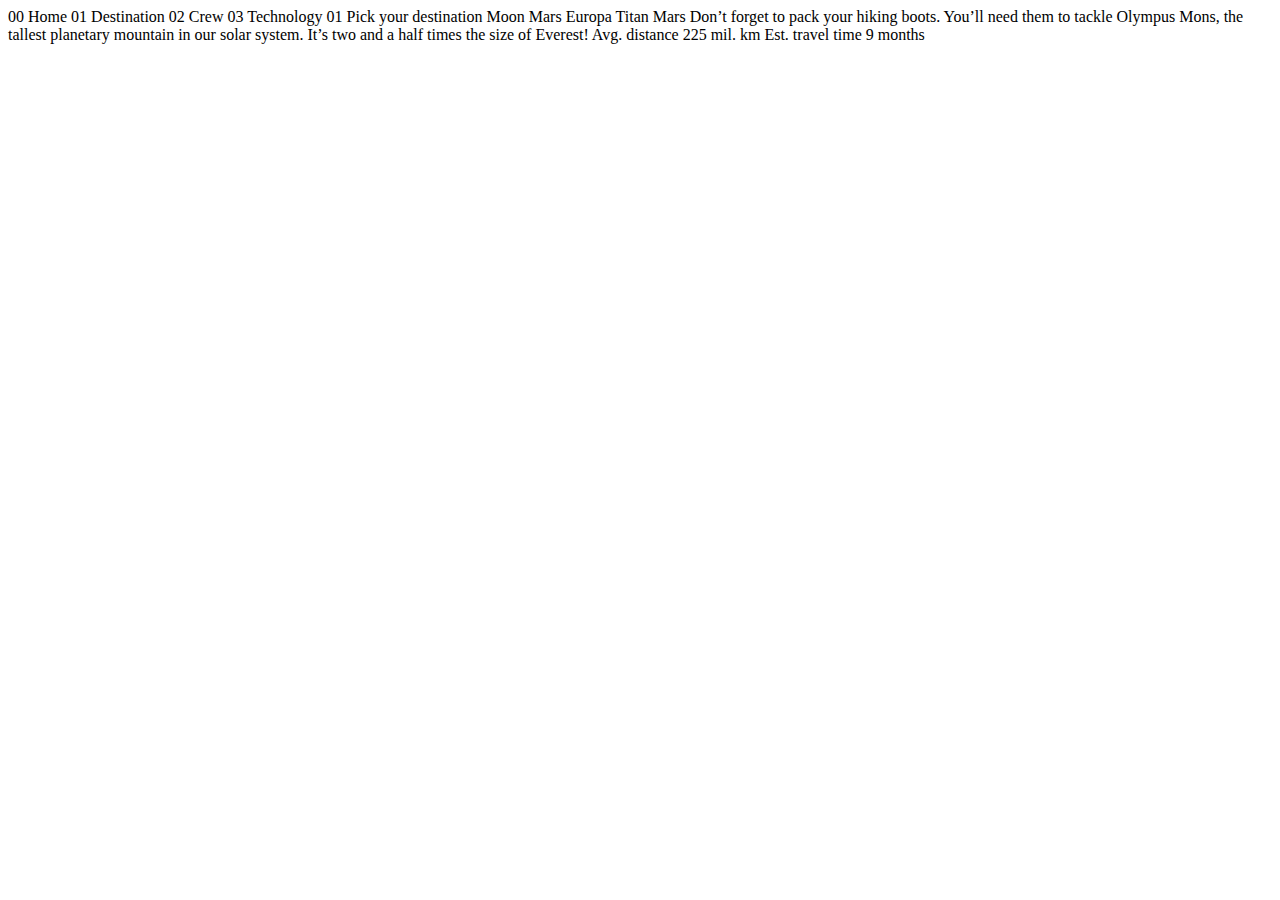
<file: components/destination/destination-mars.html>
<!DOCTYPE html>
<html lang="en">
<head>
  <meta charset="UTF-8">
  <meta name="viewport" content="width=device-width, initial-scale=1.0">

  <link rel="icon" type="image/png" sizes="32x32" href="./assets/favicon-32x32.png">
  
  <title>Frontend Mentor | Space tourism website</title>
</head>
<body>

  00 Home
  01 Destination
  02 Crew
  03 Technology

  01 Pick your destination

  Moon
  Mars
  Europa
  Titan

  Mars

  Don’t forget to pack your hiking boots. You’ll need them to tackle Olympus Mons, 
  the tallest planetary mountain in our solar system. It’s two and a half times 
  the size of Everest!

  Avg. distance
  225 mil. km

  Est. travel time
  9 months
</body>
</html>
</file>
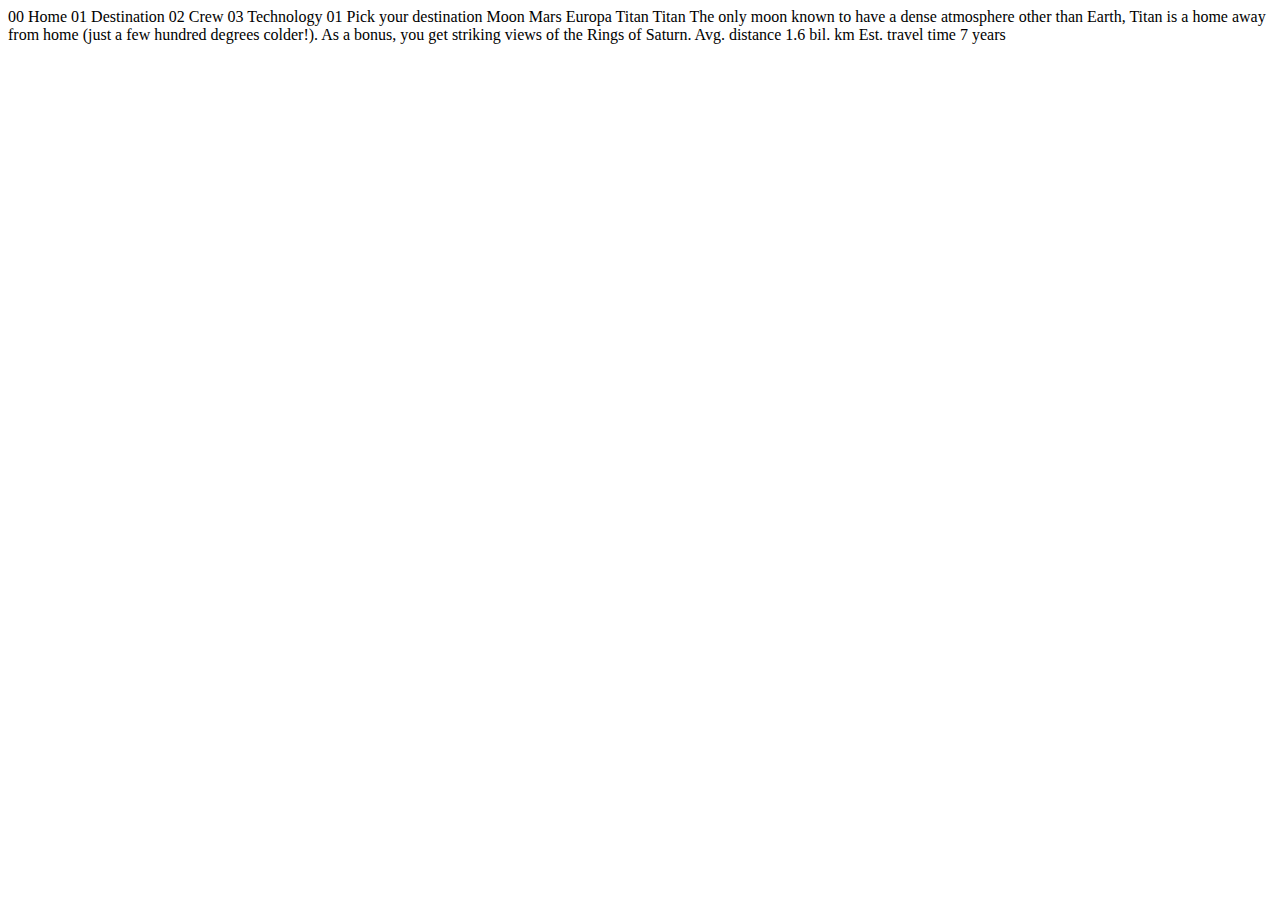
<file: components/destination/destination-titan.html>
<!DOCTYPE html>
<html lang="en">
<head>
  <meta charset="UTF-8">
  <meta name="viewport" content="width=device-width, initial-scale=1.0">

  <link rel="icon" type="image/png" sizes="32x32" href="./assets/favicon-32x32.png">
  
  <title>Frontend Mentor | Space tourism website</title>
</head>
<body>

  00 Home
  01 Destination
  02 Crew
  03 Technology

  01 Pick your destination

  Moon
  Mars
  Europa
  Titan

  Titan

  The only moon known to have a dense atmosphere other than Earth, Titan 
  is a home away from home (just a few hundred degrees colder!). As a 
  bonus, you get striking views of the Rings of Saturn.

  Avg. distance
  1.6 bil. km

  Est. travel time
  7 years
</body>
</html>
</file>
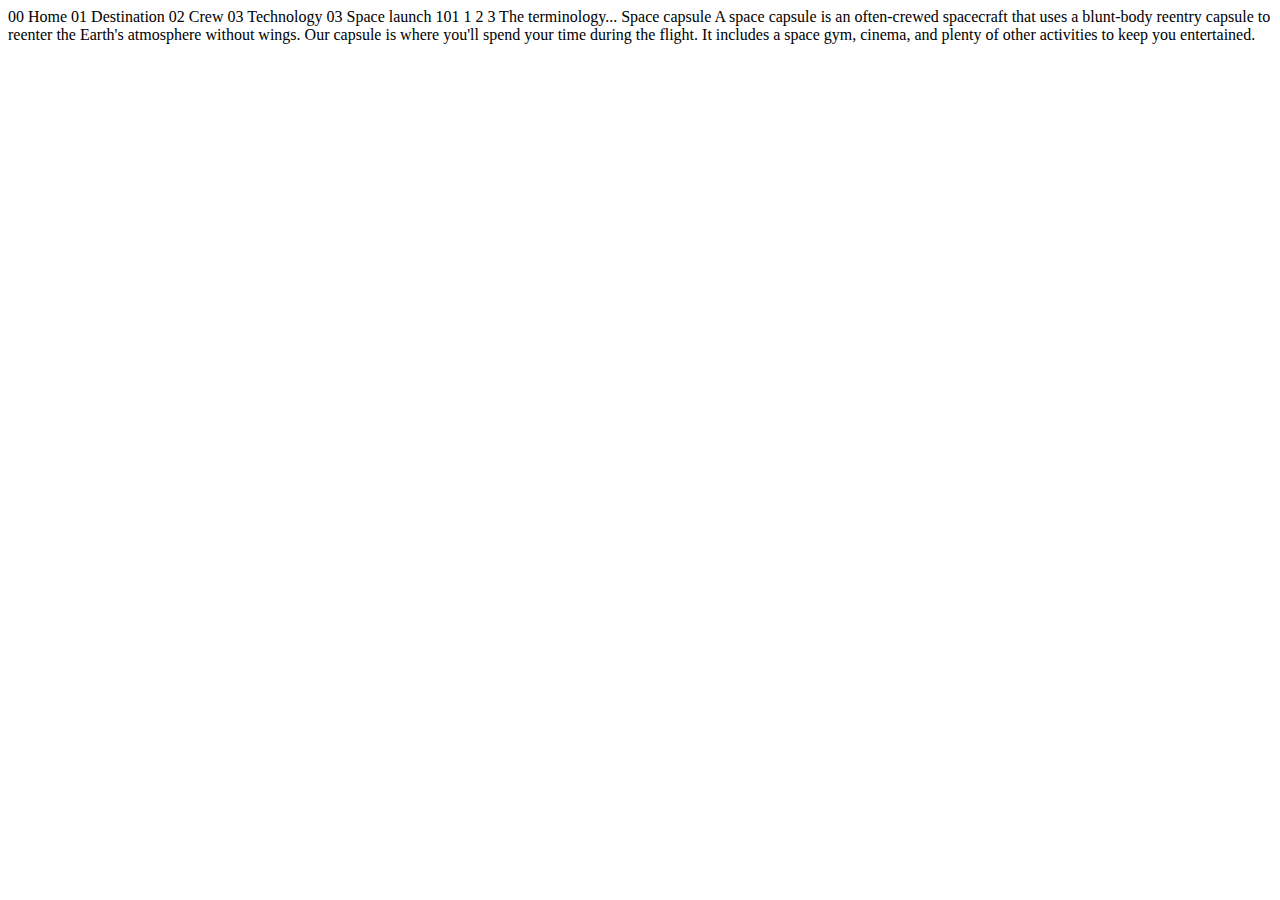
<file: components/technology/technology-capsule.html>
<!DOCTYPE html>
<html lang="en">
<head>
  <meta charset="UTF-8">
  <meta name="viewport" content="width=device-width, initial-scale=1.0">

  <link rel="icon" type="image/png" sizes="32x32" href="./assets/favicon-32x32.png">
  
  <title>Frontend Mentor | Space tourism website</title>
</head>
<body>

  00 Home
  01 Destination
  02 Crew
  03 Technology

  03 Space launch 101

  1
  2
  3

  The terminology...
  Space capsule

  A space capsule is an often-crewed spacecraft that uses a blunt-body reentry 
  capsule to reenter the Earth's atmosphere without wings. Our capsule is where 
  you'll spend your time during the flight. It includes a space gym, cinema, 
  and plenty of other activities to keep you entertained.
</body>
</html>
</file>
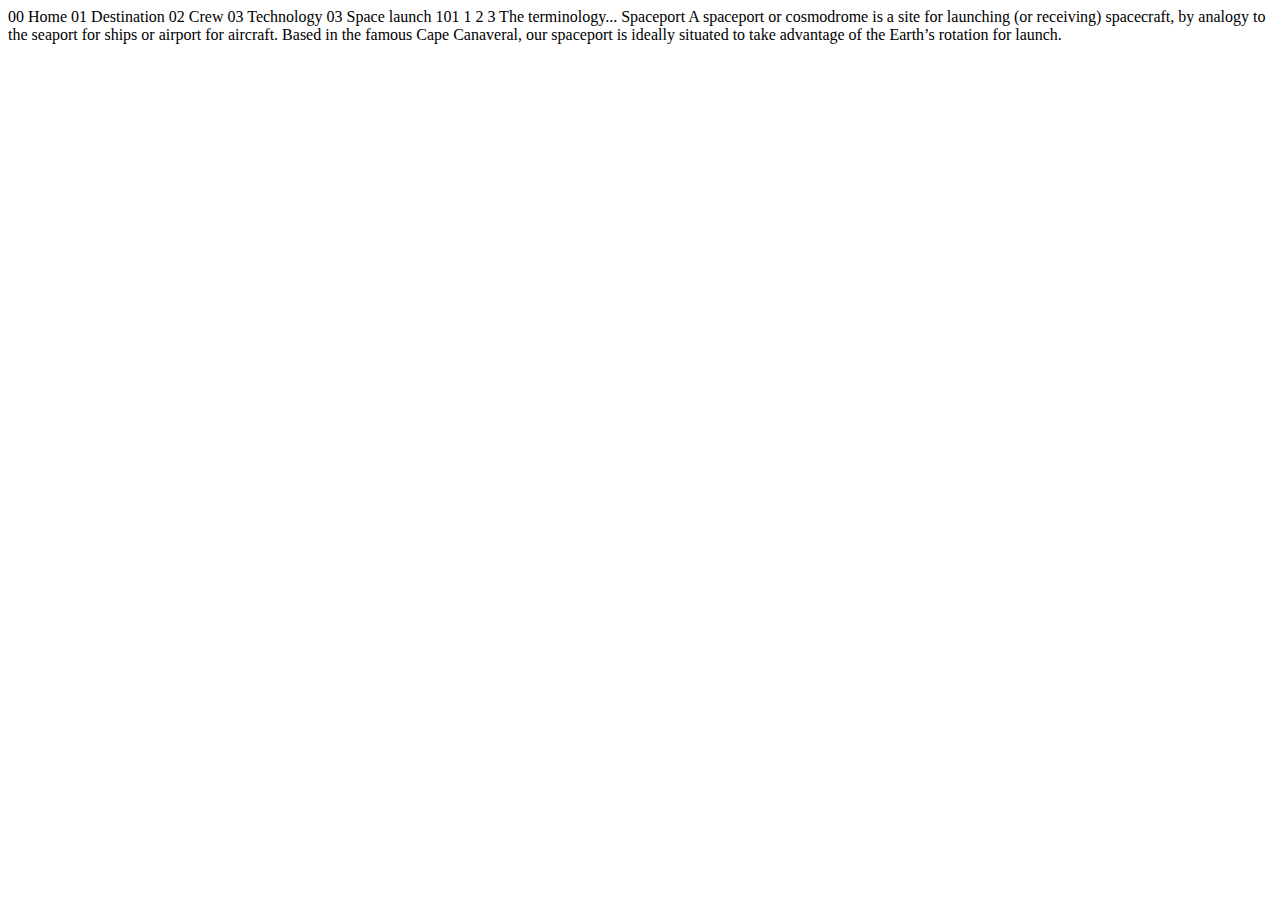
<file: components/technology/technology-spaceport.html>
<!DOCTYPE html>
<html lang="en">
<head>
  <meta charset="UTF-8">
  <meta name="viewport" content="width=device-width, initial-scale=1.0">

  <link rel="icon" type="image/png" sizes="32x32" href="./assets/favicon-32x32.png">
  
  <title>Frontend Mentor | Space tourism website</title>
</head>
<body>

  00 Home
  01 Destination
  02 Crew
  03 Technology

  03 Space launch 101

  1
  2
  3

  The terminology...
  Spaceport

  A spaceport or cosmodrome is a site for launching (or receiving) spacecraft, 
  by analogy to the seaport for ships or airport for aircraft. Based in the 
  famous Cape Canaveral, our spaceport is ideally situated to take advantage 
  of the Earth’s rotation for launch.
</body>
</html>
</file>
<file: css/index.css>
/* ------------------- */
/* Custom properties   */
/* ------------------- */

:root {
   /* colors */
   --clr-dark: 230 35% 7%;
   --clr-light: 231 77% 90%;
   --clr-white: 0 0% 100%;

    /* font-sizes */
    --fs-900: clamp(5rem, 8vw + 1rem, 9.375rem);
    --fs-800: 3.5rem;
    --fs-700: 1.5rem;
    --fs-600: 1.25rem;
    --fs-500: 1rem;
    --fs-400: 0.9375rem;
    --fs-300: 1rem;
    --fs-200: 0.875rem;
    
    /* font-families */
    --ff-serif: "Bellefair", serif;
    --ff-sans-cond: "Barlow Condensed", sans-serif;
    --ff-sans-normal: "Barlow", sans-serif;
}

@media (min-width: 35em) {
    :root {
        --fs-800: 5rem;
        --fs-700: 2.5rem;
        --fs-600: 1.5rem;
        --fs-500: 1.25rem;
        --fs-400: 1rem;
    }
}

@media (min-width: 45em) {
    :root {
        --fs-800: 6.25rem;
        --fs-700: 3.5rem;
        --fs-600: 2rem;
        --fs-500: 1.75rem;
        --fs-400: 1.125rem;
    }
}


/* ----------------------- */
/*         Reset           */
/* ----------------------- */


/* Box sizing */
*,
*::before,
*::after {
   box-sizing: border-box;
}

/* Reset margins */

body,
h1,
h2,
h3,
h4,
h5,
p,
figure,
picture {
   margin: 0;
}

h1,
h2,
h3,
h4,
h5,
h6,
p {
    font-weight: 400;
}

/* set up the body */
body {
   font-family: var(--ff-sans-normal);
   font-size: var(--fs-400);
   background-color: hsl(var(--clr-dark));
   color: hsl(var(--clr-white));
   line-height: 1.5;
   min-height: 100vh;

   display: grid;
   grid-template-rows: min-content 1fr;
    
   overflow-x: hidden;
   overflow-y: scroll;
   scrollbar-gutter: stable both-edges;

}


img,
picture {
   max-width: 100%;
   vertical-align: bottom;
}


input,
button,
textarea,
select {
   font: inherit;
}

@media (prefers-reduced-motion: reduce) {  
 *,
 *::before,
 *::after {
   animation-duration: 0.01ms !important;
   animation-iteration-count: 1 !important;
   transition-duration: 0.01ms !important;
   scroll-behavior: auto !important;
 }
}

/* ------------------- */
/* Utility classes     */
/* ------------------- */


/* general */ 

.flex {
    display: flex;
    gap: var(--gap, 1rem);
}


.d-block {
   display: block;
}

.flow > *:where(:not(:first-child)) {
   margin-top: var(--flow-space, 1rem);
   /* outline: 1px solid red; */
}

.grid {
    display: grid;
    gap: var(--gap, 1rem);
}

.container {
    padding-inline: 2em;
    margin-inline: auto;
    max-width: 80rem;
}

.sr-only {
  position: absolute;
  width: 1px;
  height: 1px;
  padding: 0;
  margin: -1px;
  overflow: hidden;
  clip: rect(0, 0, 0, 0);
  white-space: nowrap; /* added line */
  border: 0;
}

.skip-to-content {
   background-color: hsl( var(--clr-dark) );
   color: hsl( var(--clr-white) );
   position: absolute;
   z-index: 9999;
   padding: .5em 1em;
   margin-inline: auto;
   transform: translateY(-100%);
   transition: transform 250ms ease-in-out;
}

.skip-to-content:focus {
   transform: translateY(0);
}


/* colors */

.bg-dark { background-color: hsl(var(--clr-dark)); }
.bg-light { background-color: hsl(var(--clr-light)); }
.bg-white { background-color: hsl(var(--clr-white)); }


.text-dark { color: hsl(var(--clr-dark)); }
.text-light { color: hsl(var(--clr-light)); }
.text-white { color: hsl(var(--clr-white)); }

/* typography */

.ff-serif { font-family: var(--ff-serif); } 
.ff-sans-cond { font-family: var(--ff-sans-cond); } 
.ff-sans-normal { font-family: var(--ff-sans-normal); } 

.letter-spacing-1 { letter-spacing: 4.75px; } 
.letter-spacing-2 { letter-spacing: 2.7px; } 
.letter-spacing-3 { letter-spacing: 2.35px; } 

.uppercase { text-transform: uppercase; }

.fs-900 { font-size: var(--fs-900); }
.fs-800 { font-size: var(--fs-800); }
.fs-700 { font-size: var(--fs-700); }
.fs-600 { font-size: var(--fs-600); }
.fs-500 { font-size: var(--fs-500); }
.fs-400 { font-size: var(--fs-400); }
.fs-300 { font-size: var(--fs-300); }
.fs-200 { font-size: var(--fs-200); }


.fs-900,
.fs-800,
.fs-700,
.fs-600 {
    line-height: 1.1;
}

.numbered-title {
   font-family: var(--ff-sans-cond);
   font-size: var(--fs-500);
   letter-spacing: 4.72px;
   color: hsl(var(--clr-white));
   text-transform: uppercase;
}

.numbered-title span {
   margin-right: .5em;
   font-weight: 700;
   color: hsl(var(--clr-white)/ .25);
}


/* ------------------- */
/* Compontents         */
/* ------------------- */

.large-button {
   font-size: 2rem;
   position: relative;
   z-index: 1;
   display: inline-grid;
   padding: 0 2em;
   aspect-ratio: 1; 
   border-radius: 50%;
   text-align: center;
   place-items: center;
   text-decoration: none;

}

.large-button::after {
   content: '';
   position: absolute;
   z-index: -1;
   background: hsl( var(--clr-white) / .15);
   width: 100%;
   height: 100%;
   border-radius: 50%;
   opacity: 0;
   transition: opacity 500ms linear, transform 750ms ease-in-out;

}

.large-button:hover::after,
.large-button:focus::after {
   opacity: 1;
   transform: scale(1.5);
}

/* primary-header */

.logo {
   margin: 1.5rem clamp(1.5rem, 5vw, 3.5rem);
}

.primary-header {
   justify-content: space-between;
   align-items: center;

}

.primary-navigation {
   --gap: clamp(1.5rem, 5vw, 7rem);
   --underline-gap: 2rem;
   list-style: none;
   padding: 0;
   margin: 0;
   background: hsl( var(--clr-dark) / 0.9);
   backdrop-filter: blur(3rem);
}

.primary-navigation a {
   text-decoration: none;
   padding-block: 2rem;
}

.primary-navigation a > span {
   margin-right: .5em;
   font-weight: 700;
}

.mobile-nav-toggle {
   display: none;
}

@supports (backdrop-filter: blur(3rem)) {
   .primary-navigation {
      background: hsl( var(--clr-white) / 0.05);
      backdrop-filter: blur(3rem);
   }
}

@media (max-width: 35rem) {

   .primary-navigation {
      --gap: 1rem;
      --underline-gap: 0.5rem;
      list-style: none;
      flex-direction: column;
      position: fixed;
      z-index: 1000;
      inset: 0 0 0 30%;
      padding: min(20rem, 15vh) 3rem;
      margin: 0;
      -webkit-backdrop-filter: blur(3rem);
      backdrop-filter: blur(3rem);
      font-size: large;
      transform: translateX(100%);
      transition: transform 0.3s ease-in-out;
      -webkit-transition: 0.3s ease-in-out;
   }

   .primary-navigation[data-visible="true"] {
      transform: translateX(0);
      transition: 0.3s ease-in-out;
      -webkit-transition: 0.3s ease-in-out;
   }
 
   .underline-indicators > .active /* li:hover, li:focus */ {
      border: none;
   }

   .mobile-nav-toggle {
      display: block;
      position: absolute;
      z-index: 2000;
      right: 1rem;
      top: 2rem;
      background: transparent;
      border: 0;
      background-image: url("../assets/shared/icon-hamburger.svg");
      background-repeat: no-repeat;
      background-position: center;
      width: 1.5rem;
      aspect-ratio: 1 ;
   }

   .mobile-nav-toggle[aria-expanded="true"] {
      background-image: url("../assets/shared/icon-close.svg");
   }
}

@media (min-width: 35em) {
   .primary-navigation {
      padding-inline: clamp(2rem, 5vw, 7rem);
   }
}

@media (min-width: 35em) and (max-width: 44.999em) {
    .primary-navigation a > span {
      display: none;
    }
}

@media (min-width: 45em) {
   .primary-header::before {
      content: '';
      display: inline;
      position: relative;
      z-index: 10;
      height: 1px;
      width: 100%;
      background: hsl( var(--clr-white) / .25);
      margin-right: -2.5rem;
      order: 2;
   }

   nav {
      order: 3;
   }

   .primary-navigation {
      margin-block: 2rem;
   }


}

.underline-indicators > * {
   cursor: pointer;
   padding: var(--underline-gap, .5rem) 0;
   border: 0;
   border-bottom: .2rem solid hsl( var(--clr-white) / 0 );
   background: transparent;
}

.underline-indicators > button:hover,
.underline-indicators > button:focus,
.underline-indicators > li:hover,
.underline-indicators > li:focus { 
   border-color: hsl( var(--clr-white) / .5);
}

.underline-indicators > .active,
.underline-indicators > [aria-selected="true"] {
   color: hsl( var(--clr-white) / 1);
   border-color: hsl( var(--clr-white) / 1) !important;
}


.tab-list {
   --gap: 2rem;
}


.dot-indicators > * {
   cursor: pointer;
   border: 0;
   border-radius: 50%;
   /* aspect-ratio: 1; */
   padding: .5rem;
   background-color: hsl( var(--clr-white) / .25);
}

.dot-indicators > button:hover,
.dot-indicators > button:focus {
   background-color: hsl( var(--clr-white) / .5);
}

.dot-indicators > [aria-selected="true"] {
   background-color: hsl( var(--clr-white) / 1) !important;
}

.number-indicators > * {
   cursor: pointer;
   border-radius: 50%;
   aspect-ratio: 1;
   width: 30%;
   border: .1px solid white;
   font-weight: 200;
}

.number-indicators > button:hover {
   border: 3px solid white;
}

.number-indicators > [aria-selected="true"] {
   background-color: hsl( var(--clr-white) );
   color: hsl( var(--clr-dark) );
}

/* ----------------------------- */
/* Page specific background      */
/* ----------------------------- */

body {
   background-size: cover;
   background-position: bottom center;
}

/* home */

.home {
   background-image: url("../assets/home/background-home-mobile.jpg");
}

@media (min-width: 35rem) {
   .home {
      background-position: center center;
      background-image: url("../assets/home/background-home-tablet.jpg");
   }
}

@media (min-width: 45rem) {
   .home {
      background-image: url("../assets/home/background-home-desktop.jpg");
   }
}

/* destinations */

.destination {
   background-image: url("../assets/destination/background-destination-mobile.jpg");
}

@media (min-width: 35rem) {
   .destination {
      background-position: center center;
      background-image: url("../assets/destination/background-destination-tablet.jpg");
   }
}

@media (min-width: 45rem) {
   .destination {
      background-image: url("../assets/destination/background-destination-desktop.jpg");
   }
}

/* crew */

.crew {
   background-image: url("../assets/crew/background-crew-mobile.jpg");
}

@media (min-width: 35rem) {
   .crew {
      background-position: center center;
      background-image: url("../assets/crew/background-crew-tablet.jpg");
   }
}

@media (min-width: 45rem) {
   .crew {
      background-image: url("../assets/crew/background-crew-desktop.jpg");
   }
}

/* technology */

.technology {
   background-image: url("../assets/technology/background-technology-mobile.jpg");
}

@media (min-width: 35rem) {
   .technology {
      background-position: center center;
      background-image: url("../assets/technology/background-technology-tablet.jpg");
   }
}

@media (min-width: 45rem) {
   .technology {
      background-image: url("../assets/technology/background-technology-desktop.jpg");
   }
}


/* ----------------------------- */
/* Layout                        */
/* ----------------------------- */

.grid-container {
   text-align: center; 
   /* border: 5px solid limegreen; */
   display: grid;
   place-items: center;
   padding-inline: 1rem;
   padding-bottom: 5rem;
}

.grid-container p:not([class]) {
   max-width: 50ch;
   color: hsl(var(--clr-light));
}

.numbered-title {
   grid-area: title;
}


/* destination layout */

.grid-container--destination {
   --flow-space: 2rem;
   grid-template-areas: 
      'title'
      'image'
      'tabs'
      'content';
   
}

.grid-container--destination > picture {
   grid-area: image;
   max-width: 60%;
}

.grid-container--destination > .tab-list {
   grid-area: tabs;
}

.grid-container--destination > .destination-info {
   grid-area: content;
}

.destination-meta {
   flex-direction: column;
   border-top: 1px solid hsl( var(--clr-white) / .1);
   padding-top: 2.5rem;
   margin-top: 2.5rem;
}

.destination-meta  p {
   font-size: 1.75rem;
}

/* crew layout */

.grid-container--crew {
   --flow-space: 2rem;
   grid-template-areas: 
      'title'
      'image'
      'tabs'
      'content';
}

.grid-container--crew > picture {
   grid-area: image;
   max-width: 60%;
   border-bottom: 1px solid hsl( var(--clr-white) / .15);
}

.grid-container--crew > .dot-indicators {
   grid-area: tabs;  
}

.grid-container--crew > .crew-info {
   grid-area: content;
   
}

.grid-container--crew .crew-info > h2 {
   color: hsl( var(--clr-white) / .45);
   padding-bottom: .5rem;
}

.grid-container--crew .crew-info > h1 {
   padding-bottom: 1rem;
}

/* technology layout */

.grid-container--technology {
   --flow-space: 2rem;
   grid-template-areas: 
      'title'
      'image'
      'tabs'
      'content';
}

.grid-container--technology > picture {
   grid-area: image;
   max-width: 100%; 
}

.grid-container--technology > .number-indicators {
   --gap: 2rem;
   grid-area: tabs;  
   width: min(15rem, 35vw, 30rem);
}

.grid-container--technology > .tech-info {
   grid-area: content;
   
}

.grid-container--technology .tech-info > h2 {
   padding-bottom: .5rem;
}

.grid-container--technology .tech-info > h1 {
   padding-bottom: 1rem;
}

@media (min-width: 35em) {
   .numbered-title {
      justify-self: start;
      margin-top: 2rem;
   }

   .destination-meta {
      flex-direction: row;
      justify-content: space-evenly;
   }

   .grid-container--home > * {
      padding-top: 4rem;
   }
      
   .grid-container--crew {
      padding-bottom: 0;
      grid-template-areas: 
          'title'
          'content'
          'tabs'
          'image';
  }

  .grid-container--crew > picture {
      max-width: 60%;
      align-self: end;
  }

}


@media (min-width: 45em) { 
   .numbered-title {
      margin-bottom: 3rem;
   }

   .grid-container {
      text-align: left;
      column-gap: var(--container-gap, 2rem);
      grid-template-columns: minmax(1rem, 1fr) minmax(0, 40rem) minmax(0, 40rem) minmax(1rem, 1fr);
   }

   .grid-container--home {
      padding-bottom: max(6rem, 20vh);
      align-items: end;
   }

   .grid-container--home > *:first-child {
      grid-column-start: 2;
      /* outline: 1px solid red; */
   }
   
   .grid-container--home > *:last-child {
      grid-column-start: 3;
      /* outline: 1px solid yellow; */
   }

   .grid-container--destination {
      justify-items: start;
      align-content: start;
      grid-template-areas: 
         '. title . .'
         '. image tabs .'
         '. image content .'; 
   }

   .grid-container--destination > picture {
      justify-self: center;
      max-width: 90%;
      /* padding-left: 4rem;  */
   }


   .destination-meta {
      --gap: min(6vw, 6rem);
      justify-content: start;
   }

   .grid-container--crew {
      grid-template-areas: 
          '. title image .'
          '. content image .'
          '. . image .'
          '. tabs image .'
          '. . image .';
  }

  .grid-container--crew > picture {
      max-width: 70%;
  }
  
  .grid-container--crew > .dot-indicators, .crew-info {
       justify-self: start;
       /* padding-left: 4rem; */
  }

  .grid-container--technology {
   grid-template-columns: minmax(1rem, 1fr) minmax(0, 5rem) minmax(0, 35rem) minmax(0, 40rem) minmax(1rem, 0fr);
   grid-template-areas: 
         '. title title image image'
         '. tabs content image image'
         '. tabs content image image'
         '. . . image image';
      }

   .grid-container--technology > .numbered-title {
      justify-self: start;
   }

   .grid-container--technology > .number-indicators {
      flex-direction: column;
      justify-self: start;
   } 

   .grid-container--technology > article {
      justify-self: end;
   }

   .grid-container--technology > picture {
      justify-self: end;
   } 

}
</file>
